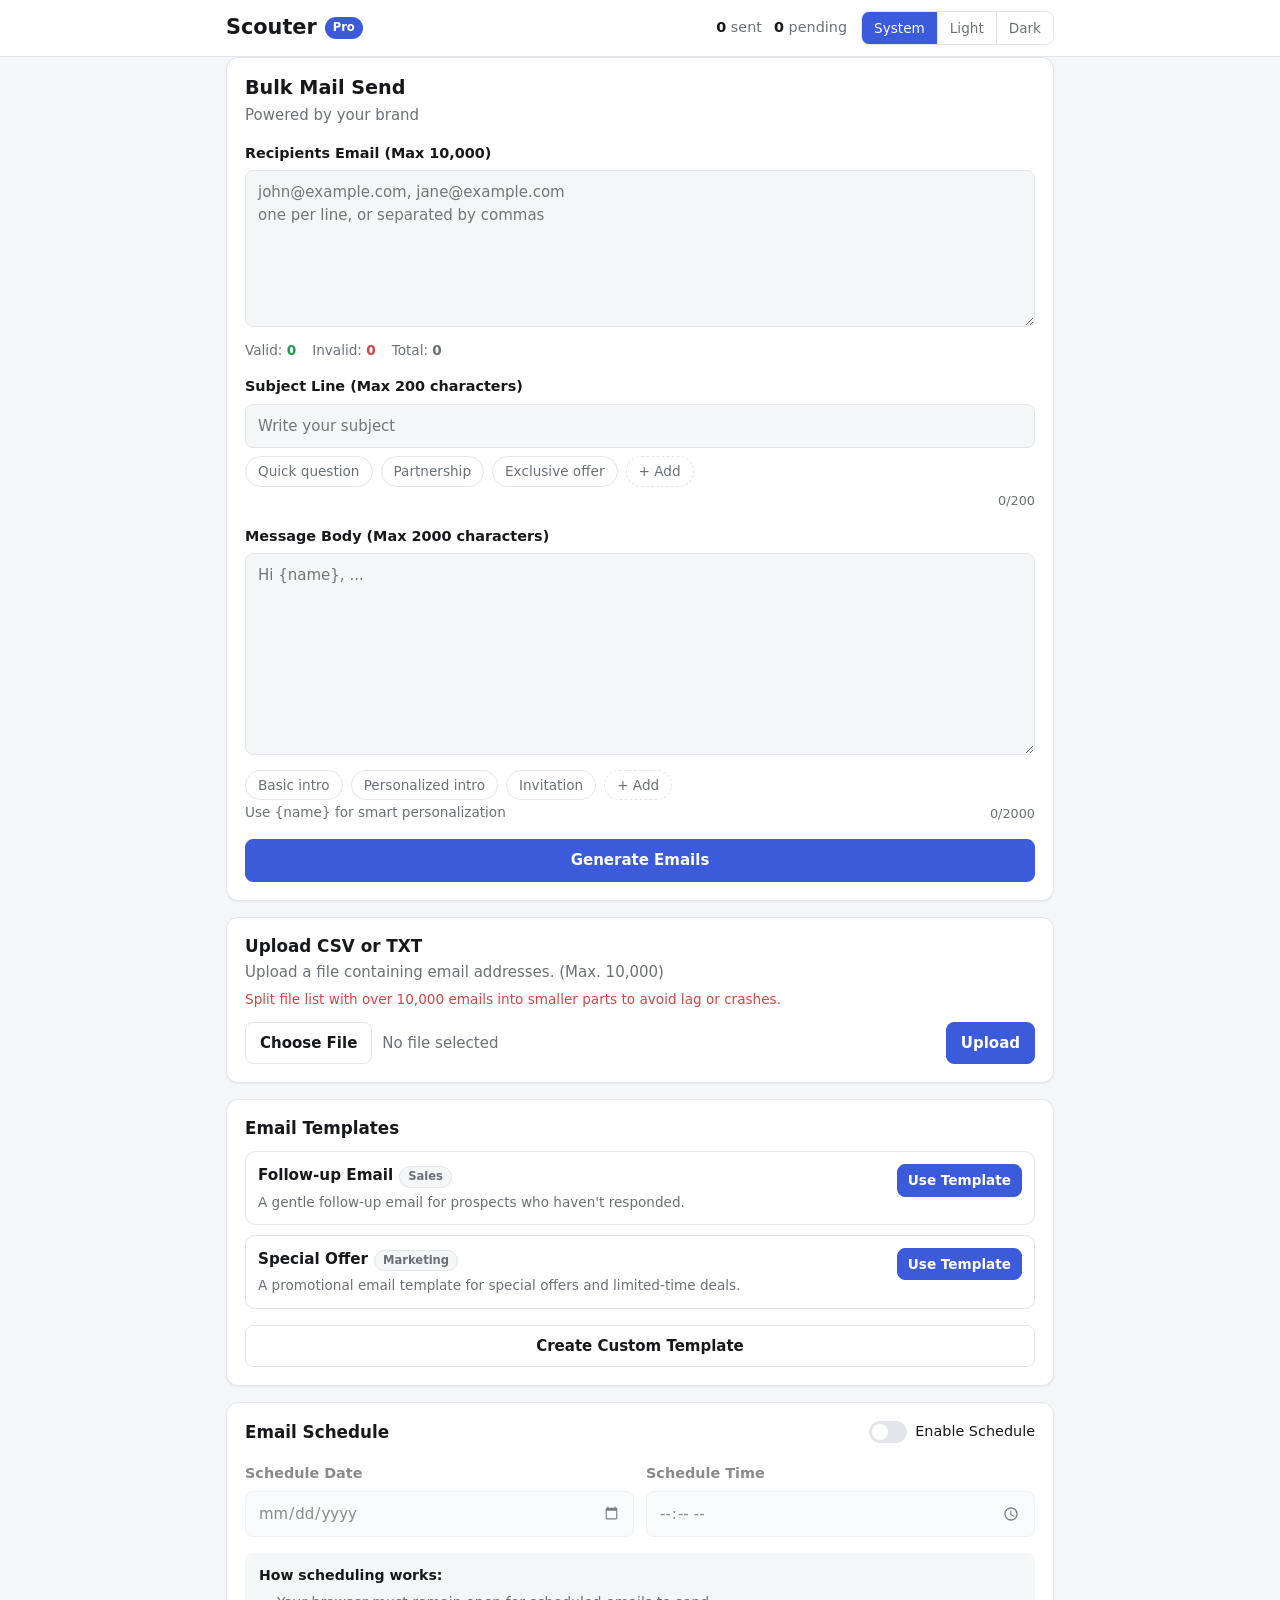
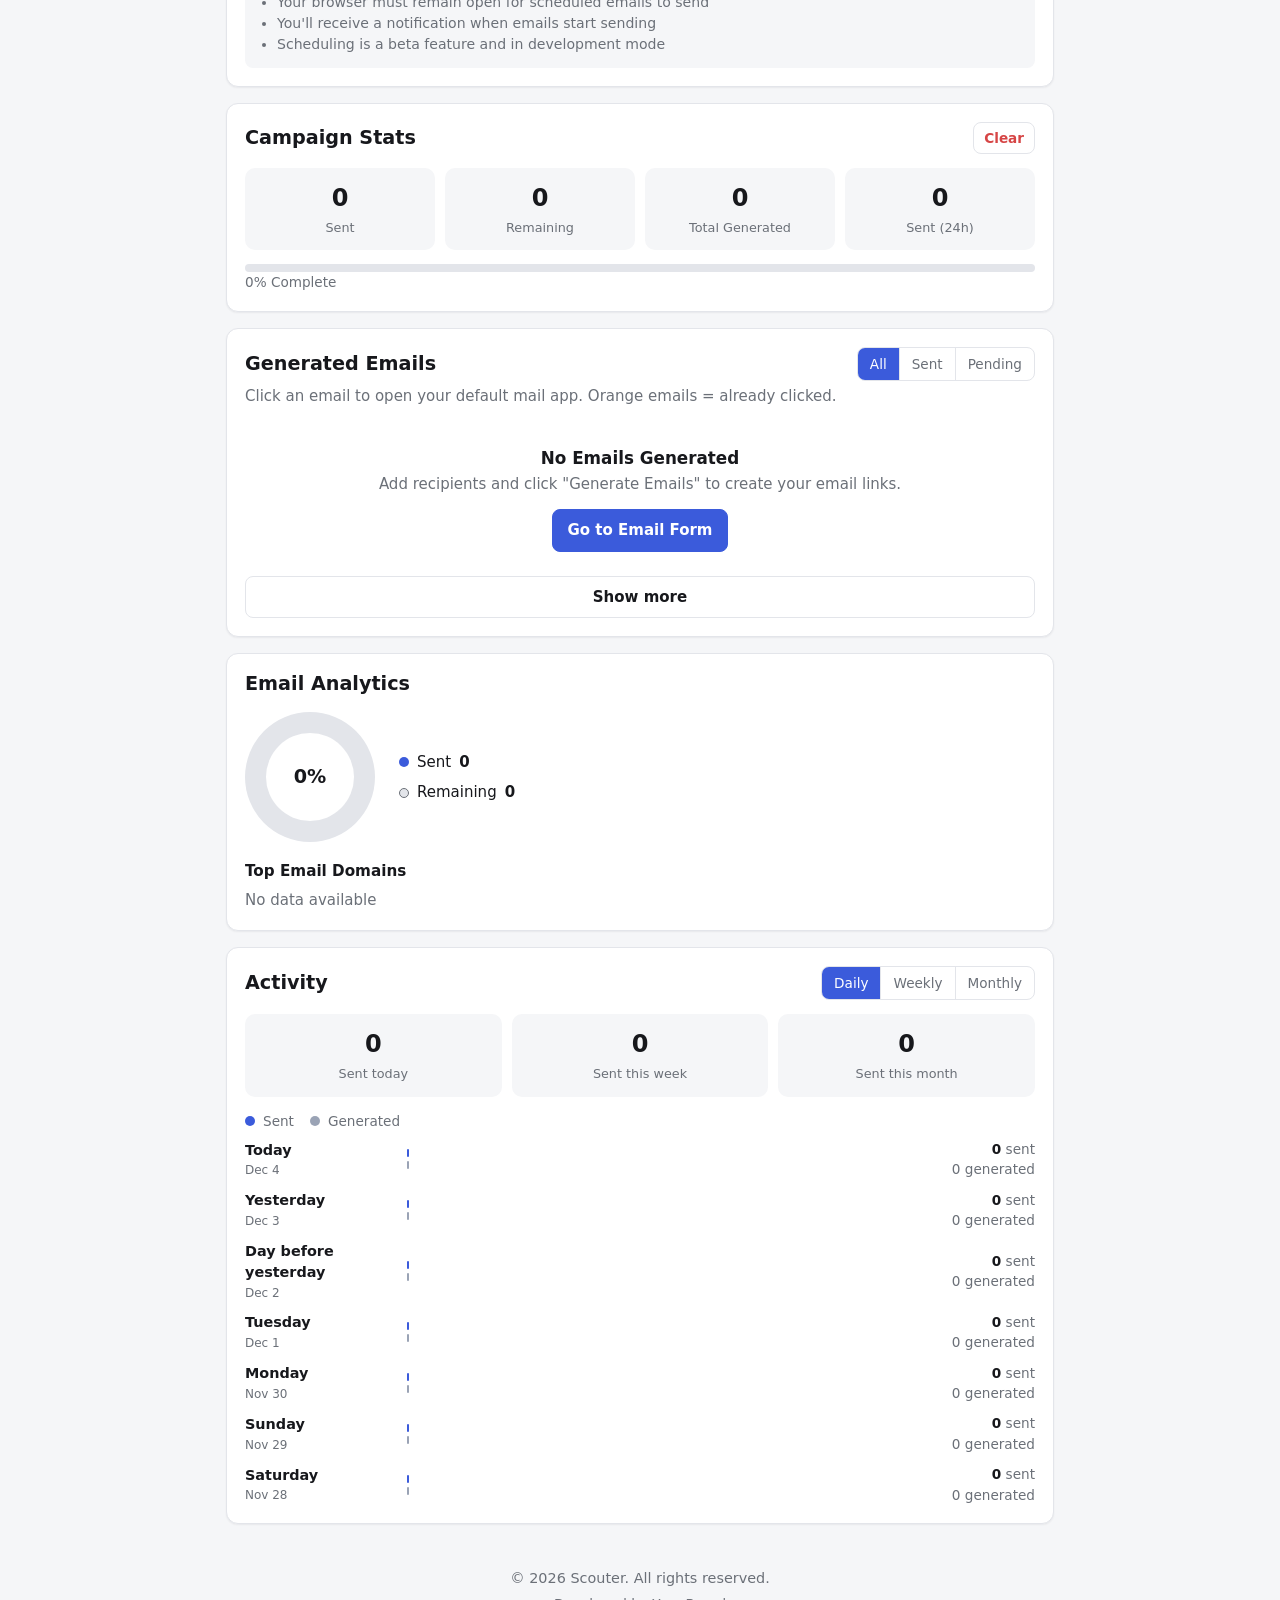
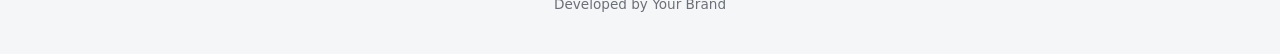
<file: index.html>
<!DOCTYPE html>
<html lang="en">
<head>
  <meta charset="UTF-8">
  <meta name="viewport" content="width=device-width, initial-scale=1.0">
  <title>Scouter - Bulk Email Outreach Tool</title>
  <meta name="description" content="Compose and send personalized emails in bulk, and track your daily, weekly and monthly activity.">
  <link rel="stylesheet" href="style.css">
</head>
<body>

  <!-- ========== HEADER ========== -->
  <header class="topbar">
    <div class="wrap topbar-inner">
      <div class="brand">
        <h1>Scouter</h1>
        <span class="pro">Pro</span>
      </div>
      <div class="top-counts">
        <span><b id="topSent">0</b> sent</span>
        <span><b id="topPending">0</b> pending</span>
      </div>
      <div class="seg" id="themeSeg" role="group" aria-label="Theme">
        <button type="button" data-theme="system">System</button>
        <button type="button" data-theme="light">Light</button>
        <button type="button" data-theme="dark">Dark</button>
      </div>
    </div>
  </header>

  <main class="wrap">

    <!-- ========== BULK MAIL SEND ========== -->
    <section class="card" id="formSection">
      <div class="card-head">
        <h2>Bulk Mail Send</h2>
        <p class="muted">Powered by your brand</p>
      </div>

      <label class="label" for="recipients">Recipients Email (Max 10,000)</label>
      <textarea id="recipients" rows="6" placeholder="john@example.com, jane@example.com&#10;one per line, or separated by commas"></textarea>
      <div class="counts">
        <span class="ok">Valid: <b id="cValid">0</b></span>
        <span class="bad">Invalid: <b id="cInvalid">0</b></span>
        <span>Total: <b id="cTotal">0</b></span>
      </div>

      <label class="label" for="subject">Subject Line (Max 200 characters)</label>
      <input type="text" id="subject" maxlength="200" placeholder="Write your subject">
      <div class="chips" data-target="subject">
        <button type="button" class="chip" data-chip="quick">Quick question</button>
        <button type="button" class="chip" data-chip="partner">Partnership</button>
        <button type="button" class="chip" data-chip="offer">Exclusive offer</button>
        <button type="button" class="chip add" title="Save the subject above as a quick option (up to 3)">+ Add</button>
      </div>
      <div class="counter"><span id="subjectCount">0</span>/200</div>

      <label class="label" for="body">Message Body (Max 2000 characters)</label>
      <textarea id="body" rows="8" maxlength="2000" placeholder="Hi {name}, ..."></textarea>
      <div class="chips" data-target="body">
        <button type="button" class="chip" data-chip="basic">Basic intro</button>
        <button type="button" class="chip" data-chip="personal">Personalized intro</button>
        <button type="button" class="chip" data-chip="invite">Invitation</button>
        <button type="button" class="chip add" title="Save the message above as a quick option (up to 3)">+ Add</button>
      </div>
      <div class="row-between">
        <span class="hint">Use {name} for smart personalization</span>
        <div class="counter"><span id="bodyCount">0</span>/2000</div>
      </div>

      <button type="button" class="btn primary block" id="generateBtn">Generate Emails</button>
    </section>

    <!-- ========== UPLOAD ========== -->
    <section class="card">
      <h3>Upload CSV or TXT</h3>
      <p class="muted">Upload a file containing email addresses. (Max. 10,000)</p>
      <p class="note">Split file list with over 10,000 emails into smaller parts to avoid lag or crashes.</p>
      <div class="upload-row">
        <input type="file" id="fileInput" accept=".csv,.txt,text/csv,text/plain" hidden>
        <button type="button" class="btn" id="chooseBtn">Choose File</button>
        <span class="muted" id="fileName">No file selected</span>
        <button type="button" class="btn primary" id="uploadBtn">Upload</button>
      </div>
    </section>

    <!-- ========== TEMPLATES ========== -->
    <section class="card">
      <h3>Email Templates</h3>
      <div class="templates" id="templateList"></div>
      <button type="button" class="btn block" id="newTemplateBtn">Create Custom Template</button>
    </section>

    <!-- ========== SCHEDULE ========== -->
    <section class="card">
      <div class="row-between">
        <h3>Email Schedule</h3>
        <label class="switch">
          <input type="checkbox" id="schedEnabled">
          <span class="slider"></span>
          <span class="switch-text">Enable Schedule</span>
        </label>
      </div>
      <div class="grid-2" id="schedFields">
        <div>
          <label class="label" for="schedDate">Schedule Date</label>
          <input type="date" id="schedDate">
        </div>
        <div>
          <label class="label" for="schedTime">Schedule Time</label>
          <input type="time" id="schedTime">
        </div>
      </div>
      <div class="info">
        <b>How scheduling works:</b>
        <ul>
          <li>Your browser must remain open for scheduled emails to send</li>
          <li>You'll receive a notification when emails start sending</li>
          <li>Scheduling is a beta feature and in development mode</li>
        </ul>
      </div>
    </section>

    <!-- ========== CAMPAIGN STATS ========== -->
    <section class="card" id="statsSection">
      <div class="row-between">
        <h2>Campaign Stats</h2>
        <button type="button" class="btn small danger" id="clearBtn">Clear</button>
      </div>
      <div class="stat-grid">
        <div class="stat"><b id="stSent">0</b><span>Sent</span></div>
        <div class="stat"><b id="stRemaining">0</b><span>Remaining</span></div>
        <div class="stat"><b id="stTotal">0</b><span>Total Generated</span></div>
        <div class="stat"><b id="st24h">0</b><span>Sent (24h)</span></div>
      </div>
      <div class="progress"><div class="bar" id="progressBar"></div></div>
      <div class="muted small"><span id="progressText">0</span>% Complete</div>
    </section>

    <!-- ========== GENERATED EMAILS (filter lives here) ========== -->
    <section class="card" id="generatedSection">
      <div class="row-between wrap-mobile">
        <h2>Generated Emails</h2>
        <div class="seg" id="filterSeg" role="group" aria-label="Filter emails">
          <button type="button" data-filter="all" class="active">All</button>
          <button type="button" data-filter="sent">Sent</button>
          <button type="button" data-filter="pending">Pending</button>
        </div>
      </div>
      <p class="muted">Click an email to open your default mail app. Orange emails = already clicked.</p>

      <div id="emailList" class="email-list"></div>

      <div class="empty" id="emptyState">
        <h3>No Emails Generated</h3>
        <p class="muted">Add recipients and click "Generate Emails" to create your email links.</p>
        <button type="button" class="btn primary" id="gotoFormBtn">Go to Email Form</button>
      </div>

      <button type="button" class="btn block" id="moreBtn" hidden>Show more</button>
    </section>

    <!-- ========== EMAIL ANALYTICS ========== -->
    <section class="card">
      <h2>Email Analytics</h2>
      <div class="analytics">
        <div class="donut" id="donut"><div class="donut-hole" id="donutText">0%</div></div>
        <ul class="legend">
          <li><i class="dot sent"></i>Sent <b id="anSent">0</b></li>
          <li><i class="dot rem"></i>Remaining <b id="anRem">0</b></li>
        </ul>
      </div>
      <h4>Top Email Domains</h4>
      <div id="domainList"></div>
    </section>

    <!-- ========== ACTIVITY (new) ========== -->
    <section class="card" id="activitySection">
      <div class="row-between wrap-mobile">
        <h2>Activity</h2>
        <div class="seg" id="activitySeg" role="group" aria-label="Activity range">
          <button type="button" data-range="daily" class="active">Daily</button>
          <button type="button" data-range="weekly">Weekly</button>
          <button type="button" data-range="monthly">Monthly</button>
        </div>
      </div>
      <div class="stat-grid three">
        <div class="stat"><b id="actToday">0</b><span>Sent today</span></div>
        <div class="stat"><b id="actWeek">0</b><span>Sent this week</span></div>
        <div class="stat"><b id="actMonth">0</b><span>Sent this month</span></div>
      </div>
      <div class="legend-inline">
        <span><i class="dot sent"></i>Sent</span>
        <span><i class="dot gen"></i>Generated</span>
      </div>
      <div id="activityList" class="activity-list"></div>
    </section>

  </main>

  <footer class="footer">
    <div class="wrap">
      <p>&copy; <span id="year"></span> Scouter. All rights reserved.</p>
      <p class="muted small">Developed by Your Brand</p>
    </div>
  </footer>

  <!-- ========== CUSTOM TEMPLATE MODAL ========== -->
  <div class="modal" id="templateModal" hidden>
    <div class="modal-box" role="dialog" aria-modal="true" aria-labelledby="modalTitle">
      <h3 id="modalTitle">Create Custom Template</h3>
      <label class="label" for="tplName">Template Name</label>
      <input type="text" id="tplName" maxlength="60">
      <label class="label" for="tplSubject">Subject Line</label>
      <input type="text" id="tplSubject" maxlength="200">
      <label class="label" for="tplBody">Email Body</label>
      <textarea id="tplBody" rows="6" maxlength="2000"></textarea>
      <label class="label" for="tplCategory">Category</label>
      <select id="tplCategory">
        <option>Business</option>
        <option>Sales</option>
        <option>Marketing</option>
        <option>Relationship</option>
        <option>Other</option>
      </select>
      <div class="modal-actions">
        <button type="button" class="btn" id="tplCancel">Cancel</button>
        <button type="button" class="btn primary" id="tplSave">Save Template</button>
      </div>
    </div>
  </div>

  <div class="toast" id="toast" role="status" aria-live="polite"></div>

  <script src="script.js"></script>
</body>
</html>
</file>
<file: style.css>
/* ===== Tokens ===== */
:root {
  --bg: #f5f6f8;
  --card: #ffffff;
  --text: #17181c;
  --muted: #6b7078;
  --line: #e3e5ea;
  --accent: #3b5bdb;
  --accent-text: #ffffff;
  --ok: #1f9d55;
  --bad: #d64545;
  --orange: #f08c00;
  --orange-bg: #fff4e0;
  --gen: #9aa3b5;
  --radius: 12px;
  --shadow: 0 1px 2px rgba(20, 24, 40, .06);
}
:root[data-resolved="dark"] {
  --bg: #0f1115;
  --card: #181b21;
  --text: #eceef2;
  --muted: #98a0ae;
  --line: #2a2f38;
  --accent: #6c8cff;
  --accent-text: #0f1115;
  --orange-bg: #33260f;
  --gen: #596177;
  --shadow: none;
}

/* ===== Base ===== */
* { box-sizing: border-box; }
html { scroll-behavior: smooth; }
body {
  margin: 0;
  background: var(--bg);
  color: var(--text);
  font: 15px/1.5 system-ui, -apple-system, "Segoe UI", Roboto, sans-serif;
}
h1, h2, h3, h4 { margin: 0; line-height: 1.25; }
h2 { font-size: 1.2rem; }
h3 { font-size: 1.05rem; }
h4 { font-size: .95rem; margin: 20px 0 8px; }
p { margin: 4px 0 0; }
a { color: var(--accent); }
.wrap { max-width: 860px; margin: 0 auto; padding: 0 16px; }
.muted { color: var(--muted); }
.small { font-size: .85rem; }
.note { color: var(--bad); font-size: .85rem; margin-top: 6px; }
.hint { color: var(--muted); font-size: .85rem; }

/* ===== Header ===== */
.topbar {
  position: sticky; top: 0; z-index: 20;
  background: var(--card);
  border-bottom: 1px solid var(--line);
}
.topbar-inner {
  display: flex; align-items: center; gap: 14px;
  min-height: 56px; flex-wrap: wrap; padding-top: 8px; padding-bottom: 8px;
}
.brand { display: flex; align-items: center; gap: 8px; margin-right: auto; }
.brand h1 { font-size: 1.3rem; }
.pro {
  background: var(--accent); color: var(--accent-text);
  font-size: .72rem; font-weight: 700; padding: 2px 8px; border-radius: 99px;
}
.top-counts { display: flex; gap: 12px; color: var(--muted); font-size: .9rem; }
.top-counts b { color: var(--text); }

/* ===== Cards ===== */
main { padding-top: 16px; padding-bottom: 24px; }
.card {
  background: var(--card);
  border: 1px solid var(--line);
  border-radius: var(--radius);
  box-shadow: var(--shadow);
  padding: 18px;
  margin-bottom: 16px;
}
.card-head { margin-bottom: 8px; }

/* ===== Form controls ===== */
.label { display: block; font-weight: 600; font-size: .9rem; margin: 16px 0 6px; }
input[type="text"], input[type="date"], input[type="time"], select, textarea {
  width: 100%;
  background: var(--bg);
  color: var(--text);
  border: 1px solid var(--line);
  border-radius: 8px;
  padding: 10px 12px;
  font: inherit;
}
textarea { resize: vertical; }
input:focus, textarea:focus, select:focus, button:focus-visible {
  outline: 2px solid var(--accent); outline-offset: 1px;
}
.counts { display: flex; gap: 16px; margin-top: 6px; font-size: .85rem; color: var(--muted); }
.counts .ok b { color: var(--ok); }
.counts .bad b { color: var(--bad); }
.counter { text-align: right; font-size: .8rem; color: var(--muted); margin-top: 4px; }
.row-between { display: flex; align-items: center; justify-content: space-between; gap: 12px; }
.wrap-mobile { flex-wrap: wrap; }
.grid-2 { display: grid; grid-template-columns: 1fr 1fr; gap: 12px; }

/* ===== Buttons ===== */
.btn {
  background: var(--card); color: var(--text);
  border: 1px solid var(--line); border-radius: 8px;
  padding: 9px 14px; font: inherit; font-weight: 600; cursor: pointer;
}
.btn:hover { border-color: var(--accent); }
.btn.primary { background: var(--accent); color: var(--accent-text); border-color: var(--accent); }
.btn.primary:hover { filter: brightness(1.08); }
.btn.danger { color: var(--bad); }
.btn.small { padding: 5px 10px; font-size: .85rem; }
.btn.block { display: block; width: 100%; margin-top: 16px; }
.chips { display: flex; flex-wrap: wrap; gap: 8px; margin-top: 8px; }
.chip {
  background: transparent; color: var(--muted);
  border: 1px solid var(--line); border-radius: 99px;
  padding: 4px 12px; font: inherit; font-size: .85rem; cursor: pointer;
}
.chip:hover { color: var(--accent); border-color: var(--accent); }
.chip[hidden] { display: none; }
.chip.add { border-style: dashed; }
.chip.custom {
  display: inline-flex; align-items: center; padding: 0; overflow: hidden;
  color: var(--accent); border-color: var(--accent); cursor: default;
}
.chip-use, .chip-del {
  background: transparent; color: inherit; border: 0; font: inherit; cursor: pointer;
}
.chip-use { padding: 4px 4px 4px 12px; }
.chip-del { padding: 4px 10px 4px 4px; opacity: .7; }
.chip-del:hover { opacity: 1; color: var(--bad); }

/* ===== Segmented control ===== */
.seg { display: inline-flex; border: 1px solid var(--line); border-radius: 8px; overflow: hidden; }
.seg button {
  background: transparent; color: var(--muted); border: 0;
  padding: 6px 12px; font: inherit; font-size: .85rem; cursor: pointer;
}
.seg button + button { border-left: 1px solid var(--line); }
.seg button.active { background: var(--accent); color: var(--accent-text); }

/* ===== Upload ===== */
.upload-row { display: flex; align-items: center; gap: 10px; flex-wrap: wrap; margin-top: 12px; }
.upload-row .muted { flex: 1; min-width: 100px; overflow: hidden; text-overflow: ellipsis; white-space: nowrap; }

/* ===== Templates ===== */
.templates { display: grid; gap: 10px; margin: 12px 0 4px; }
.tpl {
  border: 1px solid var(--line); border-radius: 10px; padding: 12px;
  display: flex; gap: 12px; align-items: flex-start; justify-content: space-between;
}
.tpl h5 { margin: 0; font-size: .95rem; }
.tpl p { color: var(--muted); font-size: .85rem; }
.tag {
  display: inline-block; font-size: .72rem; padding: 1px 8px; margin-left: 6px;
  border-radius: 99px; background: var(--bg); border: 1px solid var(--line); color: var(--muted);
}
.tpl-actions { display: flex; gap: 6px; flex-shrink: 0; }

/* ===== Schedule ===== */
.switch { display: inline-flex; align-items: center; gap: 8px; cursor: pointer; }
.switch input { position: absolute; opacity: 0; pointer-events: none; }
.slider { width: 38px; height: 22px; background: var(--line); border-radius: 99px; position: relative; transition: background .15s; }
.slider::after {
  content: ""; position: absolute; top: 3px; left: 3px; width: 16px; height: 16px;
  background: #fff; border-radius: 50%; transition: transform .15s;
}
.switch input:checked + .slider { background: var(--accent); }
.switch input:checked + .slider::after { transform: translateX(16px); }
.switch input:focus-visible + .slider { outline: 2px solid var(--accent); outline-offset: 2px; }
.switch-text { font-size: .9rem; }
#schedFields { margin-top: 4px; }
#schedFields.off { opacity: .5; pointer-events: none; }
.info { margin-top: 16px; background: var(--bg); border-radius: 8px; padding: 12px 14px; font-size: .88rem; }
.info ul { margin: 6px 0 0; padding-left: 18px; color: var(--muted); }

/* ===== Stats ===== */
.stat-grid { display: grid; grid-template-columns: repeat(4, 1fr); gap: 10px; margin: 14px 0; }
.stat-grid.three { grid-template-columns: repeat(3, 1fr); }
.stat { background: var(--bg); border-radius: 10px; padding: 12px; text-align: center; }
.stat b { display: block; font-size: 1.5rem; }
.stat span { color: var(--muted); font-size: .8rem; }
.progress { height: 8px; background: var(--line); border-radius: 99px; overflow: hidden; }
.bar { height: 100%; width: 0; background: var(--accent); transition: width .3s; }

/* ===== Generated emails ===== */
.email-list { margin-top: 12px; display: grid; gap: 8px; }
.email-item {
  display: flex; align-items: center; gap: 12px;
  padding: 10px 12px; border: 1px solid var(--line); border-radius: 10px;
  color: var(--text); text-decoration: none;
}
.email-item:hover { border-color: var(--accent); }
.email-item.clicked { background: var(--orange-bg); border-color: var(--orange); }
.avatar {
  width: 34px; height: 34px; border-radius: 50%; flex-shrink: 0;
  background: var(--accent); color: var(--accent-text);
  display: grid; place-items: center; font-weight: 700;
}
.email-item.clicked .avatar { background: var(--orange); color: #fff; }
.email-main { min-width: 0; flex: 1; }
.email-main b { display: block; overflow: hidden; text-overflow: ellipsis; white-space: nowrap; }
.email-main span { color: var(--muted); font-size: .8rem; }
.badge { font-size: .75rem; padding: 2px 8px; border-radius: 99px; border: 1px solid var(--line); color: var(--muted); }
.email-item.clicked .badge { border-color: var(--orange); color: var(--orange); }
.empty { text-align: center; padding: 28px 8px 8px; }
.empty .btn { margin-top: 14px; }

/* ===== Analytics ===== */
.analytics { display: flex; align-items: center; gap: 24px; margin: 16px 0; flex-wrap: wrap; }
.donut {
  width: 130px; height: 130px; border-radius: 50%;
  background: conic-gradient(var(--accent) 0 0%, var(--line) 0% 100%);
  display: grid; place-items: center;
}
.donut-hole {
  width: 88px; height: 88px; border-radius: 50%; background: var(--card);
  display: grid; place-items: center; font-weight: 700; font-size: 1.2rem;
}
.legend { list-style: none; margin: 0; padding: 0; display: grid; gap: 8px; }
.legend li, .legend-inline span { display: flex; align-items: center; gap: 8px; }
.legend-inline { display: flex; gap: 16px; font-size: .85rem; color: var(--muted); margin-bottom: 8px; }
.dot { width: 10px; height: 10px; border-radius: 50%; display: inline-block; }
.dot.sent { background: var(--accent); }
.dot.rem { background: var(--line); border: 1px solid var(--muted); }
.dot.gen { background: var(--gen); }
.domain-row { display: grid; grid-template-columns: 1fr auto; gap: 4px 12px; margin-bottom: 10px; font-size: .9rem; }
.domain-row .meter { grid-column: 1 / -1; height: 6px; background: var(--line); border-radius: 99px; overflow: hidden; }
.domain-row .meter i { display: block; height: 100%; background: var(--accent); }

/* ===== Activity ===== */
.activity-list { display: grid; gap: 10px; }
.act-row { display: grid; grid-template-columns: 150px 1fr 90px; gap: 12px; align-items: center; }
.act-label { font-weight: 600; font-size: .9rem; }
.act-label small { display: block; font-weight: 400; color: var(--muted); font-size: .75rem; }
.act-bars { display: grid; gap: 4px; }
.act-bars i { display: block; height: 8px; border-radius: 99px; min-width: 2px; }
.act-bars .s { background: var(--accent); }
.act-bars .g { background: var(--gen); }
.act-num { text-align: right; font-size: .85rem; color: var(--muted); }
.act-num b { color: var(--text); }

/* ===== Footer, modal, toast ===== */
.footer { text-align: center; padding: 24px 0 40px; color: var(--muted); font-size: .9rem; }
.modal {
  position: fixed; inset: 0; background: rgba(0, 0, 0, .5);
  display: grid; place-items: center; padding: 16px; z-index: 50;
}
.modal[hidden] { display: none; }
.modal-box {
  background: var(--card); border-radius: var(--radius); padding: 20px;
  width: 100%; max-width: 460px; max-height: 90vh; overflow: auto;
}
.modal-actions { display: flex; justify-content: flex-end; gap: 10px; margin-top: 18px; }
.toast {
  position: fixed; left: 50%; bottom: 20px; transform: translate(-50%, 20px);
  background: var(--text); color: var(--bg);
  padding: 10px 16px; border-radius: 8px; font-size: .9rem;
  opacity: 0; pointer-events: none; transition: .2s; z-index: 60; max-width: 90vw;
}
.toast.show { opacity: 1; transform: translate(-50%, 0); }
.toast.error { background: var(--bad); color: #fff; }

/* ===== Mobile ===== */
@media (max-width: 600px) {
  .stat-grid { grid-template-columns: repeat(2, 1fr); }
  .stat-grid.three { grid-template-columns: repeat(3, 1fr); }
  .grid-2 { grid-template-columns: 1fr; }
  .act-row { grid-template-columns: 1fr 70px; }
  .act-bars { grid-column: 1 / -1; grid-row: 2; }
  .tpl { flex-direction: column; }
}
@media (prefers-reduced-motion: reduce) {
  * { transition: none !important; scroll-behavior: auto !important; }
}
</file>
